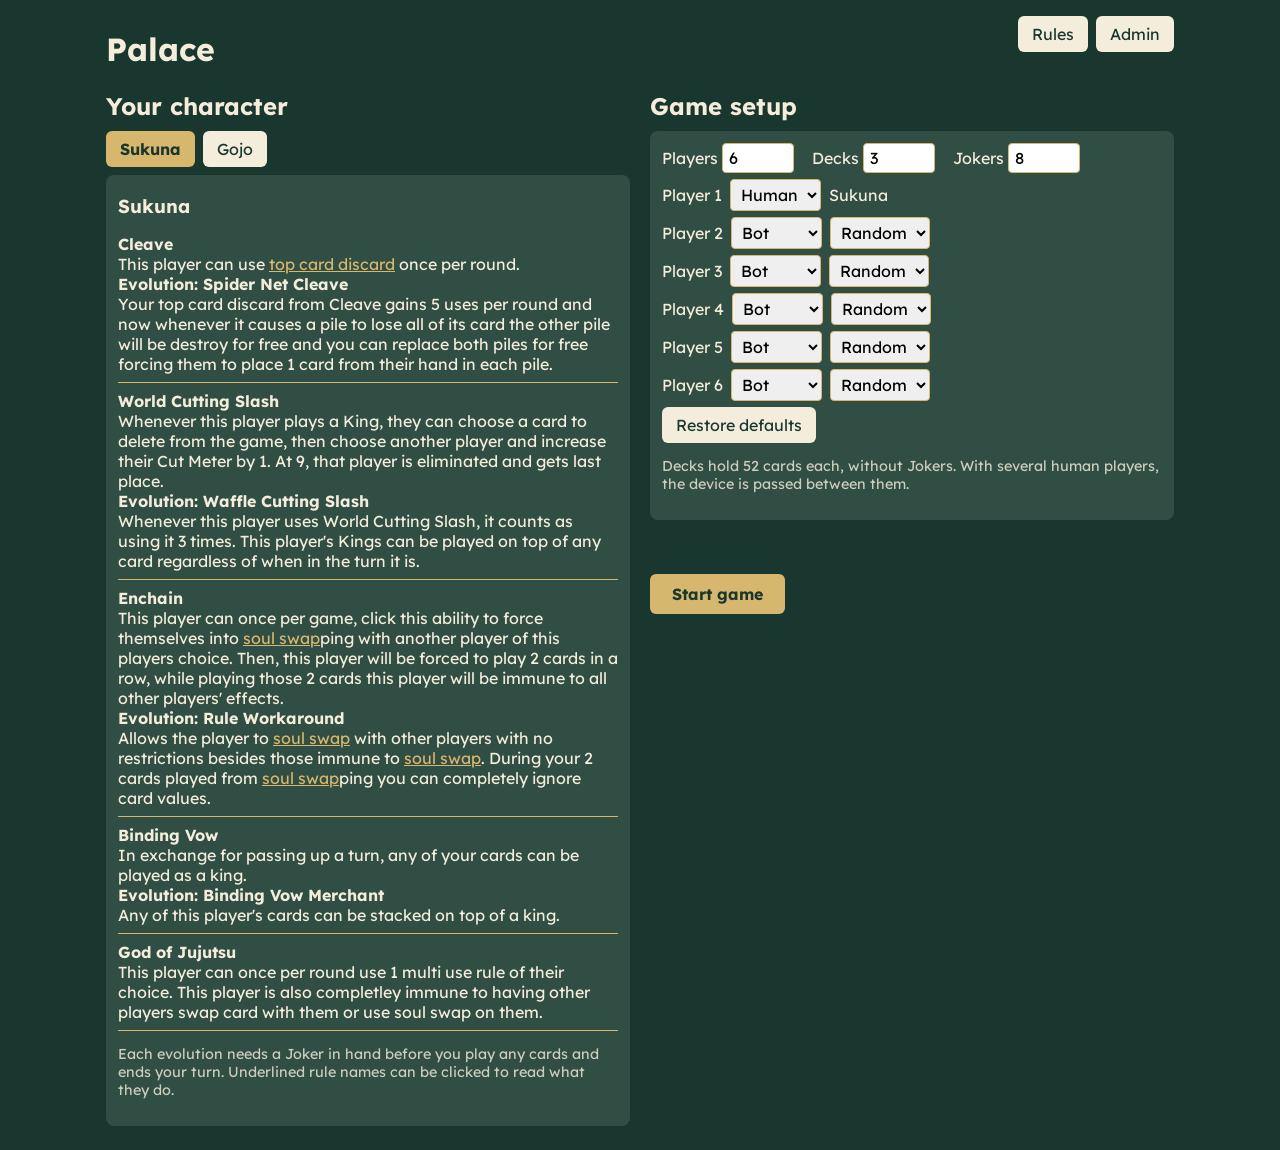
<file: modded-palace-website/index.html>
<!DOCTYPE html>
<html lang="en">
	<head>
		<meta charset="utf-8">
		<meta name="viewport" content="width=device-width, initial-scale=1">
		<title>Modded Palace Online</title>
		<link href='https://fonts.googleapis.com/css?family=Lexend' rel='stylesheet'>
		<link rel="stylesheet" type="text/css" href="style.css">
		<script src="game-engine.js" defer></script>
		<script src="script.js" defer></script>
	</head>
	<body>
		<div id="loading">
			<h1>Palace</h1>
			<p id="loading-text">Loading the game...</p>
		</div>

		<main id="setup" hidden>
			<header>
				<h1>Palace</h1>
				<div class="toolbar">
					<button class="open-rules" type="button">Rules</button>
					<button class="open-admin" type="button">Admin</button>
				</div>
			</header>
			<div class="columns">
				<section>
					<h2>Your character</h2>
					<div id="character-list" class="list"></div>
					<div id="character-details" class="panel"></div>
				</section>
				<section>
					<h2>Game setup</h2>
					<div class="panel">
						<label>Players <input id="player-count" type="number" min="2" value="6"></label>
						<label>Decks <input id="deck-count" type="number" min="1" value="3"></label>
						<label>Jokers <input id="joker-count" type="number" min="0" value="8"></label>
						<div id="player-rows"></div>
						<button id="restore-defaults" type="button">Restore defaults</button>
						<p class="hint">Decks hold 52 cards each, without Jokers. With several human players, the device is passed between them.</p>
					</div>
					<p id="setup-error" class="error"></p>
					<button id="start" type="button" class="primary">Start game</button>
				</section>
			</div>
		</main>

		<main id="game" hidden>
			<header>
				<div id="status"></div>
				<div class="toolbar">
					<button id="show-log" type="button">Action log</button>
					<button class="open-rules" type="button">Rules</button>
					<button class="open-admin" type="button">Admin</button>
					<button id="new-game" type="button">New game</button>
				</div>
			</header>
			<section id="piles"></section>
			<section id="players"></section>
			<section id="hand-area">
				<h2 id="hand-title"></h2>
				<div id="draw-choice"></div>
				<div id="cards" class="cards"></div>
				<div id="actions" class="actions"></div>
			</section>
		</main>

		<main id="rules-page" hidden>
			<header>
				<h1>Palace rules</h1>
				<div class="toolbar"><button id="rules-back" type="button" class="primary">Back to game</button></div>
			</header>
			<div id="rules-content"></div>
		</main>

		<div id="modal" class="overlay" hidden>
			<div class="dialog">
				<h3 id="modal-title"></h3>
				<div id="modal-body"></div>
				<div id="modal-buttons"></div>
			</div>
		</div>

	</body>
</html>
</file>
<file: modded-palace-website/style.css>
:root {
	--felt: #19362f;
	--felt-light: #304e43;
	--cream: #f4eddc;
	--gold: #d7b66d;
	--red: #a3342c;
}

* {
	box-sizing: border-box;
}

body {
	margin: 0;
	background: var(--felt);
	color: var(--cream);
    font-family: 'Lexend', sans-serif !important;
	min-height: 100vh;
}

h1, h2, h3 {
	margin: 0.4em 0;
}

main {
	max-width: 1100px;
	margin: 0 auto;
	padding: 16px;
}

[hidden] {
	display: none !important;
}

#loading {
	text-align: center;
	padding: 20vh 16px;
}

button {
	font: inherit;
	background: var(--cream);
	color: var(--felt);
	border: 0;
	border-radius: 6px;
	padding: 8px 14px;
	cursor: pointer;
}

button:hover:enabled {
	background: var(--gold);
}

button:disabled {
	opacity: 0.45;
	cursor: default;
}

button.primary {
	background: var(--gold);
	font-weight: bold;
	padding: 10px 22px;
}

input, select {
	font: inherit;
	padding: 4px 6px;
	border-radius: 4px;
	border: 1px solid var(--gold);
}

input[type=number] {
	width: 4.5em;
}

.columns {
	display: grid;
	grid-template-columns: 1fr 1fr;
	gap: 20px;
}

@media (max-width: 800px) {
	.columns {
		grid-template-columns: 1fr;
	}
}

.panel {
	background: var(--felt-light);
	border-radius: 8px;
	padding: 12px;
	margin: 8px 0;
}

.panel label {
	margin-right: 14px;
}

.list {
	display: flex;
	flex-wrap: wrap;
	gap: 8px;
}

.list button.selected {
	background: var(--gold);
	font-weight: bold;
}

.hint {
	opacity: 0.8;
	font-size: 0.9em;
}

.error {
	color: #ff9c92;
	min-height: 1.4em;
}

.rule {
	text-decoration: underline;
	cursor: pointer;
	color: var(--gold);
}

.track {
	border-bottom: 1px solid var(--gold);
	padding: 8px 0;
}

.track:last-child {
	border-bottom: 0;
}

.row-player {
	display: flex;
	gap: 8px;
	align-items: center;
	margin: 6px 0;
	flex-wrap: wrap;
}

header {
	display: flex;
	justify-content: space-between;
	gap: 12px;
	flex-wrap: wrap;
	align-items: flex-start;
}

#status {
	white-space: pre-line;
	line-height: 1.4;
}

.toolbar {
	display: flex;
	gap: 8px;
}

#piles {
	display: grid;
	grid-template-columns: repeat(4, 1fr);
	gap: 10px;
	margin: 12px 0;
}

@media (max-width: 700px) {
	#piles {
		grid-template-columns: repeat(2, 1fr);
	}
}

.pile, .draw {
	border-radius: 8px;
	padding: 12px 8px;
	text-align: center;
	background: var(--felt-light);
	font-weight: bold;
}

.discard {
	background: var(--cream);
	color: var(--felt);
	cursor: pointer;
	border: 3px solid transparent;
}

.discard.selected {
	background: var(--gold);
	border-color: #fff;
}

.discard small {
	display: block;
	font-weight: normal;
	margin-top: 6px;
}

.pile button {
	margin-top: 6px;
	width: 100%;
}

#players {
	display: grid;
	grid-template-columns: repeat(auto-fill, minmax(260px, 1fr));
	gap: 8px;
	margin-bottom: 12px;
}

.player {
	background: var(--felt-light);
	border-radius: 8px;
	padding: 8px 10px;
	font-size: 0.92em;
	line-height: 1.4;
}

.player.current {
	outline: 2px solid var(--gold);
}

.tag {
	display: inline-block;
	background: rgba(0,0,0,0.3);
	border-radius: 10px;
	padding: 0 8px;
	margin: 2px 4px 0 0;
	font-size: 0.85em;
}

.cards {
	display: flex;
	flex-wrap: wrap;
	gap: 8px;
	margin: 8px 0;
}

.card {
	min-width: 76px;
	min-height: 100px;
	background: #fff;
	color: #111;
	border: 2px solid #999;
	border-radius: 8px;
	padding: 6px;
	font-size: 1.05em;
	line-height: 1.2;
}

.card.red {
	color: var(--red);
}

.card.joker {
	color: #6b3fa0;
}

.card.hidden {
	background: #2d4f8a;
	color: #fff;
}

.card.selected {
	border-color: var(--gold);
	box-shadow: 0 0 0 3px var(--gold);
	transform: translateY(-6px);
}

.card small {
	display: block;
	font-size: 0.75em;
	opacity: 0.8;
}

.actions {
	display: flex;
	flex-wrap: wrap;
	gap: 8px;
	align-items: center;
	margin-top: 8px;
}

.actions .info {
	opacity: 0.85;
	font-style: italic;
}

#draw-choice:not(:empty) {
	background: var(--felt-light);
	padding: 10px;
	border-radius: 8px;
	margin-bottom: 8px;
}

#draw-choice button {
	margin: 4px 6px 0 0;
}

.overlay {
	position: fixed;
	inset: 0;
	background: rgba(0, 0, 0, 0.7);
	display: flex;
	align-items: center;
	justify-content: center;
	z-index: 10;
	padding: 12px;
}

.dialog {
	background: var(--cream);
	color: var(--felt);
	border-radius: 10px;
	padding: 18px;
	max-width: 620px;
	width: 100%;
	max-height: 85vh;
	overflow-y: auto;
}

.dialog button {
	margin: 4px 6px 0 0;
	background: var(--felt);
	color: var(--cream);
}

.dialog button:hover:enabled {
	background: var(--felt-light);
}

.dialog .rule {
	color: #7a5a10;
}

.dialog pre {
	white-space: pre-wrap;
	font: inherit;
	max-height: 55vh;
	overflow-y: auto;
	margin: 0;
}

.handoff {
	text-align: center;
}

.plain {
	white-space: pre-wrap;
	font: inherit;
	margin: 0;
}

#rules-content p {
	line-height: 1.5;
}

.admin-editor {
	display: grid;
	grid-template-columns: 1.4fr 1fr;
	gap: 12px;
}

.admin-list {
	width: 100%;
	font-size: 0.9em;
}

@media (max-width: 700px) {
	.admin-editor {
		grid-template-columns: 1fr;
	}
}

.dialog input[type=password] {
	margin: 0 6px 6px 0;
}

.standings td {
	padding: 4px 10px;
}
</file>
